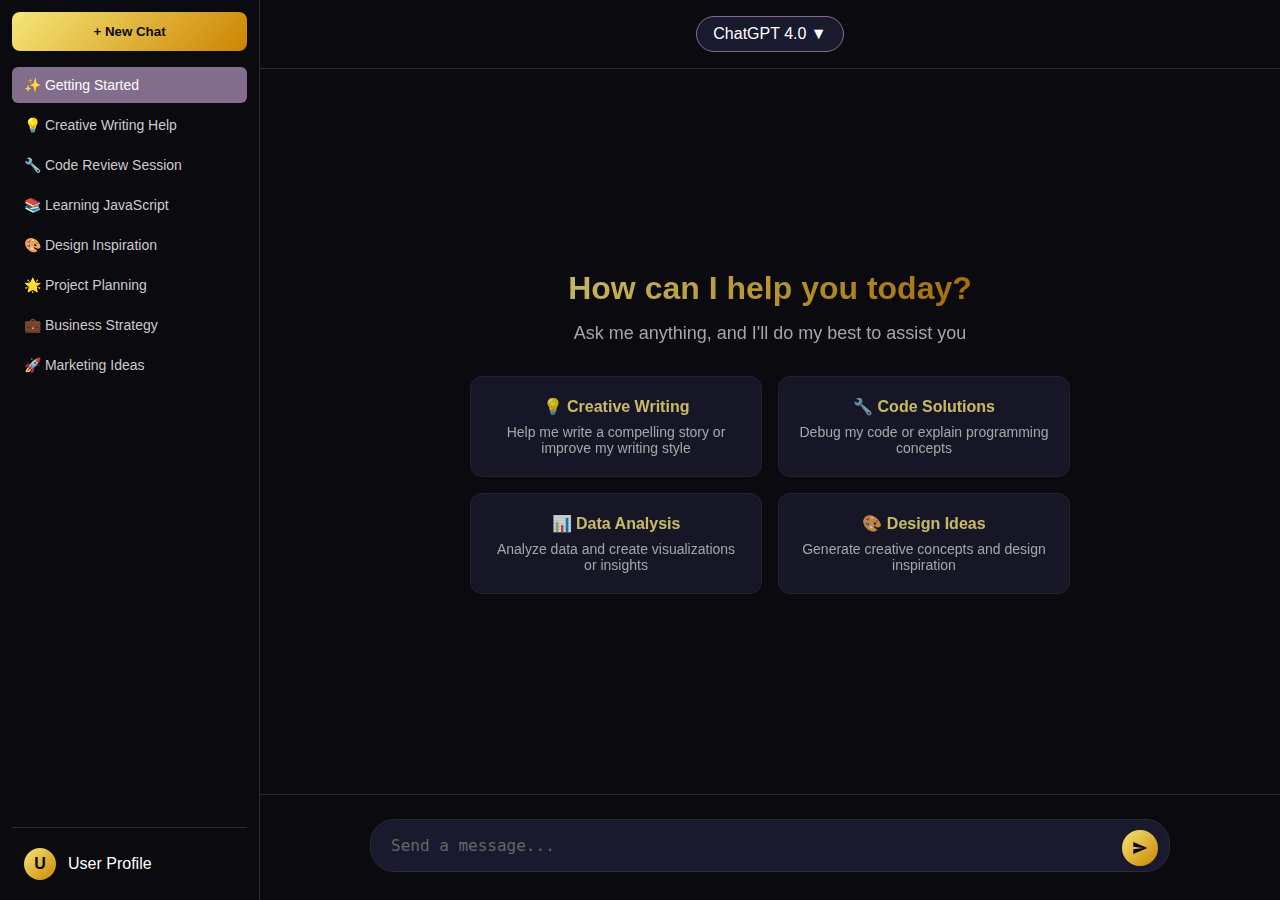
<file: Index.html>
<!DOCTYPE html>
<html lang="en">
<head>
    <meta charset="UTF-8">
    <meta name="viewport" content="width=device-width, initial-scale=1.0">
    <title>AI Chatbot - Design Mockup</title>
    <link rel="stylesheet" href="styles.css">
</head>
<body>
    <div class="container">
        <!-- Sidebar -->
        <div class="sidebar">
            <button class="new-chat-btn">+ New Chat</button>

            <div class="chat-history">
                <div class="chat-item active">✨ Getting Started</div>
                <div class="chat-item">💡 Creative Writing Help</div>
                <div class="chat-item">🔧 Code Review Session</div>
                <div class="chat-item">📚 Learning JavaScript</div>
                <div class="chat-item">🎨 Design Inspiration</div>
                <div class="chat-item">🌟 Project Planning</div>
                <div class="chat-item">💼 Business Strategy</div>
                <div class="chat-item">🚀 Marketing Ideas</div>
            </div>

            <div class="sidebar-footer">
                <div class="user-profile">
                    <div class="avatar">U</div>
                    <span>User Profile</span>
                </div>
            </div>
        </div>

        <!-- Main Content -->
        <div class="main-content">
            <div class="chat-header">
                <div class="model-selector">
                    ChatGPT 4.0 ▼
                </div>
            </div>

            <div class="chat-messages">
                <div class="welcome-screen">
                    <h1 class="welcome-title">How can I help you today?</h1>
                    <p class="welcome-subtitle">Ask me anything, and I'll do my best to assist you</p>

                    <div class="suggestion-cards">
                        <div class="suggestion-card">
                            <div class="suggestion-title">💡 Creative Writing</div>
                            <div class="suggestion-text">Help me write a compelling story or improve my writing style</div>
                        </div>
                        <div class="suggestion-card">
                            <div class="suggestion-title">🔧 Code Solutions</div>
                            <div class="suggestion-text">Debug my code or explain programming concepts</div>
                        </div>
                        <div class="suggestion-card">
                            <div class="suggestion-title">📊 Data Analysis</div>
                            <div class="suggestion-text">Analyze data and create visualizations or insights</div>
                        </div>
                        <div class="suggestion-card">
                            <div class="suggestion-title">🎨 Design Ideas</div>
                            <div class="suggestion-text">Generate creative concepts and design inspiration</div>
                        </div>
                    </div>
                </div>
            </div>

            <div class="input-container">
                <div class="input-wrapper">
                    <textarea
                        class="message-input"
                        placeholder="Send a message..."
                        rows="1"
                    ></textarea>
                    <button class="send-button">
                        <svg width="16" height="16" viewBox="0 0 24 24" fill="currentColor">
                            <path d="M2.01 21L23 12 2.01 3 2 10l15 2-15 2z"/>
                        </svg>
                    </button>
                </div>
            </div>
        </div>
    </div>

    <script>
        // Basic interactivity for demonstration
        const messageInput = document.querySelector('.message-input');
        const sendButton = document.querySelector('.send-button');
        const chatMessages = document.querySelector('.chat-messages');
        const welcomeScreen = document.querySelector('.welcome-screen');

        // Auto-resize textarea
        messageInput.addEventListener('input', function() {
            this.style.height = 'auto';
            this.style.height = Math.min(this.scrollHeight, 120) + 'px';

            // Enable/disable send button
            sendButton.disabled = !this.value.trim();
        });

        // Send message on Enter (Shift+Enter for new line)
        messageInput.addEventListener('keydown', function(e) {
            if (e.key === 'Enter' && !e.shiftKey) {
                e.preventDefault();
                sendMessage();
            }
        });

        sendButton.addEventListener('click', sendMessage);

        function sendMessage() {
            const message = messageInput.value.trim();
            if (!message) return;

            // Hide welcome screen
            if (welcomeScreen) {
                welcomeScreen.style.display = 'none';
            }

            // Add user message
            addMessage(message, 'user');

            // Clear input
            messageInput.value = '';
            messageInput.style.height = 'auto';
            sendButton.disabled = true;

            // Simulate bot response
            setTimeout(() => {
                addMessage("I'm a design mockup, so I can't actually respond yet! But your message interface is working perfectly. This is how your chatbot will display conversations.", 'bot');
            }, 1000);
        }

        function addMessage(text, sender) {
            const messageDiv = document.createElement('div');
            messageDiv.className = `message ${sender}-message`;

            messageDiv.innerHTML = `
                <div class="message-avatar">${sender === 'user' ? 'U' : 'AI'}</div>
                <div class="message-content">
                    <div class="message-text">${text}</div>
                </div>
            `;

            chatMessages.appendChild(messageDiv);
            chatMessages.scrollTop = chatMessages.scrollHeight;
        }

        // Suggestion card clicks
        document.querySelectorAll('.suggestion-card').forEach(card => {
            card.addEventListener('click', function() {
                const title = this.querySelector('.suggestion-title').textContent;
                messageInput.value = `Tell me more about: ${title}`;
                messageInput.focus();
                sendButton.disabled = false;
            });
        });

        // Chat history clicks
        document.querySelectorAll('.chat-item').forEach(item => {
            item.addEventListener('click', function() {
                document.querySelectorAll('.chat-item').forEach(i => i.classList.remove('active'));
                this.classList.add('active');
            });
        });
    </script>
</body>
</html>
</file>
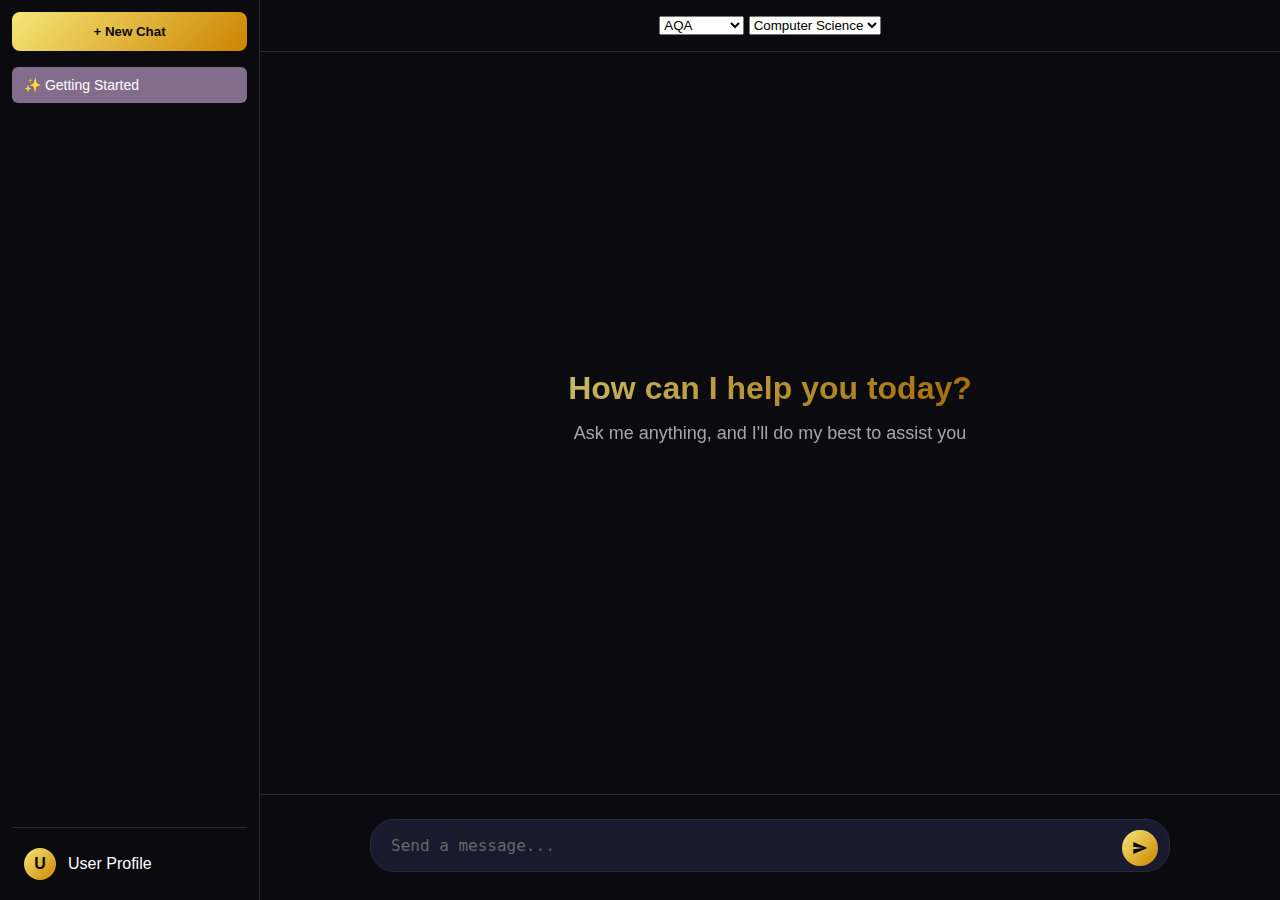
<file: Templates/Index.html>
<!DOCTYPE html>
<html lang="en">
<head>
  <meta charset="UTF-8" />
  <meta name="viewport" content="width=device-width, initial-scale=1.0"/>
  <title>AI Chatbot</title>
  <link rel="stylesheet" href="styles.css" />
</head>
<body>
  <div class="container">
    <!-- Sidebar -->
    <div class="sidebar">
      <button class="new-chat-btn">+ New Chat</button>
      <div class="chat-history">
        <div class="chat-item active">✨ Getting Started</div>
      </div>
      <div class="sidebar-footer">
        <div class="user-profile">
          <div class="avatar">U</div>
          <span>User Profile</span>
        </div>
      </div>
    </div>

    <!-- Main Content -->
    <div class="main-content">
      <div class="chat-header">
  <div class="selectors-container">
      <label>
          <select class="exam-board-selector">
            <option value="AQA">AQA</option>
            <option value="OCR">OCR</option>
            <option value="EDEXCEL">EDEXCEL</option>
          </select>
      </label>
      <label>
          <select class="subject-selector">
          <option value="Computer Science">Computer Science</option>
          <option value="Maths">Maths</option>
          <option value="English Literature">English Literature</option>
          <option value="English Language">English Language</option>
          <option value="Geography">Geography</option>
        </select>
      </label>
  </div>
</div>

      <div class="chat-messages">
        <div class="welcome-screen">
          <h1 class="welcome-title">How can I help you today?</h1>
          <p class="welcome-subtitle">Ask me anything, and I'll do my best to assist you</p>
        </div>
      </div>
      <div class="input-container">
        <div class="input-wrapper">
            <label>
                <textarea class="message-input" placeholder="Send a message..." rows="1"></textarea>
            </label>
            <button class="send-button">
            <svg width="16" height="16" viewBox="0 0 24 24" fill="currentColor">
              <path d="M2.01 21L23 12 2.01 3 2 10l15 2-15 2z"></path>
            </svg>
          </button>
        </div>
      </div>
    </div>
  </div>

  <script>
    // Add this right after your existing variable declarations at the top of your script section
const messageInput = document.querySelector('.message-input');
const sendButton = document.querySelector('.send-button');
const chatMessages = document.querySelector('.chat-messages');
const welcomeScreen = document.querySelector('.welcome-screen');
const examBoardSelector = document.querySelector('.exam-board-selector');
const subjectSelector = document.querySelector('.subject-selector');
const newChatButton = document.querySelector('.new-chat-btn');

// Chat state management
let chats = [{
    id: 'getting-started',
    title: '✨ Getting Started',
    messages: []
}];
let currentChatId = 'getting-started';

// Event Listeners - add these after the variable declarations
messageInput.addEventListener('input', function() {
    this.style.height = 'auto';
    this.style.height = Math.min(this.scrollHeight, 120) + 'px';
    sendButton.disabled = !this.value.trim();
});

messageInput.addEventListener('keydown', function(e) {
    if (e.key === 'Enter' && !e.shiftKey) {
        e.preventDefault();
        sendMessage();
    }
});

sendButton.addEventListener('click', sendMessage);
newChatButton.addEventListener('click', createNewChat);

// Chat management functions
function createNewChat() {
    const chatId = 'chat-' + Date.now();
    const newChat = {
        id: chatId,
        title: 'New Chat',
        messages: []
    };
    chats.push(newChat);
    currentChatId = chatId;
    updateChatHistory();
    clearChat();
}

function updateChatHistory() {
    const chatHistory = document.querySelector('.chat-history');
    chatHistory.innerHTML = '';

    chats.forEach(chat => {
        const chatElement = document.createElement('div');
        chatElement.className = `chat-item ${chat.id === currentChatId ? 'active' : ''}`;
        chatElement.textContent = chat.title;
        chatElement.onclick = () => switchChat(chat.id);
        chatHistory.appendChild(chatElement);
    });
}

function switchChat(chatId) {
    currentChatId = chatId;
    updateChatHistory();
    displayChat(chatId);
}

function clearChat() {
    chatMessages.innerHTML = `
        <div class="welcome-screen">
            <h1 class="welcome-title">How can I help you today?</h1>
            <p class="welcome-subtitle">Ask me anything, and I'll do my best to assist you</p>
        </div>
    `;
}

function displayChat(chatId) {
    const chat = chats.find(c => c.id === chatId);
    if (!chat) return;

    chatMessages.innerHTML = '';
    chat.messages.forEach(msg => {
        addMessage(msg.text, msg.sender, false);
    });
}

function addMessage(text, sender, save = true) {
    const messageDiv = document.createElement('div');
    messageDiv.className = `message ${sender}-message`;
    messageDiv.innerHTML = `
        <div class="message-avatar">${sender === 'user' ? 'U' : 'AI'}</div>
        <div class="message-content">
            <div class="message-text">${text}</div>
        </div>
    `;
    chatMessages.appendChild(messageDiv);
    chatMessages.scrollTop = chatMessages.scrollHeight;

    if (save) {
        const currentChat = chats.find(c => c.id === currentChatId);
        if (currentChat) {
            currentChat.messages.push({ text, sender });
            if (currentChat.messages.length === 2) {
                // Update chat title after first exchange
                currentChat.title = text.slice(0, 30) + (text.length > 30 ? '...' : '');
                updateChatHistory();
            }
        }
    }
}

function sendMessage() {
    const message = messageInput.value.trim();
    if (!message) return;

    if (welcomeScreen) {
        welcomeScreen.style.display = 'none';
    }

    addMessage(message, 'user');

    messageInput.value = '';
    messageInput.style.height = 'auto';
    sendButton.disabled = true;

    fetch("http://localhost:8000/ask", {
        method: "POST",
        headers: {
            "Content-Type": "application/json"
        },
        body: JSON.stringify({
            subject: subjectSelector.value,
            exam_board: examBoardSelector.value,
            question: message
        })
    })
    .then(res => res.json())
    .then(data => {
        if (data.answer) {
            addMessage(data.answer, 'bot');
        } else {
            addMessage("⚠️ Error: " + (data.error || "No response."), 'bot');
        }
    })
    .catch(err => {
        addMessage("⚠️ Network error: " + err.message, 'bot');
    });
}

// Initialize chat history when the page loads
updateChatHistory();

  </script>
</body>
</html>
</file>
<file: styles.css>
* {
    margin: 0;
    padding: 0;
    box-sizing: border-box;
}

body {
    font-family: -apple-system, BlinkMacSystemFont, 'Segoe UI', Roboto, sans-serif;
    background-color: #0A0A0F;
    color: #ffffff;
    height: 100vh;
    overflow: hidden;
}

.container {
    display: flex;
    height: 100vh;
}

/* Sidebar */
.sidebar {
    width: 260px;
    background-color: #0A0A0F;
    border-right: 1px solid #2a2a3a;
    padding: 12px;
    display: flex;
    flex-direction: column;
}

.new-chat-btn {
    background: linear-gradient(135deg, #F5E67A, #CC8400);
    color: #0A0A0F;
    border: none;
    padding: 12px 16px;
    border-radius: 8px;
    font-weight: 600;
    cursor: pointer;
    margin-bottom: 16px;
    transition: all 0.3s ease;
}

.new-chat-btn:hover {
    transform: translateY(-2px);
    box-shadow: 0 4px 12px rgba(245, 230, 122, 0.3);
}

.chat-history {
    flex: 1;
    overflow-y: auto;
}

.chat-item {
    padding: 10px 12px;
    margin-bottom: 4px;
    border-radius: 6px;
    cursor: pointer;
    color: #cccccc;
    transition: all 0.2s ease;
    font-size: 14px;
}

.chat-item:hover {
    background-color: #836d8d;
    color: #ffffff;
}

.chat-item.active {
    background-color: #836d8d;
    color: #ffffff;
}

.sidebar-footer {
    border-top: 1px solid #2a2a3a;
    padding-top: 12px;
    margin-top: 12px;
}

.user-profile {
    display: flex;
    align-items: center;
    padding: 8px 12px;
    border-radius: 6px;
    cursor: pointer;
    transition: background-color 0.2s ease;
}

.user-profile:hover {
    background-color: #836d8d;
}

.avatar {
    width: 32px;
    height: 32px;
    border-radius: 50%;
    background: linear-gradient(135deg, #F5E67A, #CC8400);
    display: flex;
    align-items: center;
    justify-content: center;
    color: #0A0A0F;
    font-weight: bold;
    margin-right: 12px;
}

/* Main Chat Area */
.main-content {
    flex: 1;
    display: flex;
    flex-direction: column;
}

.chat-header {
    background-color: #0A0A0F;
    border-bottom: 1px solid #2a2a3a;
    padding: 16px 24px;
    display: flex;
    align-items: center;
    justify-content: center;
}

.model-selector {
    background-color: #1a1a2e;
    border: 1px solid #836d8d;
    color: #ffffff;
    padding: 8px 16px;
    border-radius: 20px;
    cursor: pointer;
    transition: all 0.2s ease;
}

.model-selector:hover {
    background-color: #836d8d;
}

.chat-messages {
    flex: 1;
    overflow-y: auto;
    padding: 0 24px;
    display: flex;
    flex-direction: column;
}

.welcome-screen {
    display: flex;
    flex-direction: column;
    align-items: center;
    justify-content: center;
    height: 100%;
    text-align: center;
    opacity: 0.8;
}

.welcome-title {
    font-size: 32px;
    font-weight: 600;
    margin-bottom: 16px;
    background: linear-gradient(135deg, #F5E67A, #CC8400);
    -webkit-background-clip: text;
    -webkit-text-fill-color: transparent;
    background-clip: text;
}

.welcome-subtitle {
    font-size: 18px;
    color: #cccccc;
    margin-bottom: 32px;
}

.suggestion-cards {
    display: grid;
    grid-template-columns: repeat(2, 1fr);
    gap: 16px;
    max-width: 600px;
}

.suggestion-card {
    background-color: #1a1a2e;
    border: 1px solid #2a2a3a;
    border-radius: 12px;
    padding: 20px;
    cursor: pointer;
    transition: all 0.3s ease;
}

.suggestion-card:hover {
    border-color: #836d8d;
    transform: translateY(-4px);
    box-shadow: 0 8px 25px rgba(131, 109, 141, 0.2);
}

.suggestion-title {
    font-weight: 600;
    margin-bottom: 8px;
    color: #F5E67A;
}

.suggestion-text {
    color: #cccccc;
    font-size: 14px;
}

.message {
    margin-bottom: 24px;
    display: flex;
    align-items: flex-start;
}

.message-avatar {
    width: 32px;
    height: 32px;
    border-radius: 50%;
    margin-right: 16px;
    display: flex;
    align-items: center;
    justify-content: center;
    font-weight: bold;
}

.user-message .message-avatar {
    background: linear-gradient(135deg, #F5E67A, #CC8400);
    color: #0A0A0F;
}

.bot-message .message-avatar {
    background-color: #836d8d;
    color: #ffffff;
}

.message-content {
    flex: 1;
    padding: 12px 0;
}

.message-text {
    line-height: 1.6;
    white-space: pre-wrap;
}

/* Input Area */
.input-container {
    padding: 24px;
    border-top: 1px solid #2a2a3a;
    background-color: #0A0A0F;
}

.input-wrapper {
    position: relative;
    max-width: 800px;
    margin: 0 auto;
}

.message-input {
    width: 100%;
    background-color: #1a1a2e;
    border: 1px solid #2a2a3a;
    border-radius: 24px;
    padding: 16px 60px 16px 20px;
    color: #ffffff;
    font-size: 16px;
    resize: none;
    outline: none;
    transition: border-color 0.2s ease;
}

.message-input:focus {
    border-color: #836d8d;
}

.message-input::placeholder {
    color: #666666;
}

.send-button {
    position: absolute;
    right: 12px;
    top: 50%;
    transform: translateY(-50%);
    background: linear-gradient(135deg, #F5E67A, #CC8400);
    border: none;
    border-radius: 50%;
    width: 36px;
    height: 36px;
    cursor: pointer;
    display: flex;
    align-items: center;
    justify-content: center;
    transition: all 0.2s ease;
}

.send-button:hover {
    transform: translateY(-50%) scale(1.1);
    box-shadow: 0 4px 12px rgba(245, 230, 122, 0.4);
}

.send-button:disabled {
    background: #4a4a4a;
    cursor: not-allowed;
}

/* Responsive */
@media (max-width: 768px) {
    .sidebar {
        position: fixed;
        left: -260px;
        z-index: 1000;
        transition: left 0.3s ease;
    }

    .sidebar.open {
        left: 0;
    }

    .suggestion-cards {
        grid-template-columns: 1fr;
    }
}

/* Scrollbar Styling */
::-webkit-scrollbar {
    width: 6px;
}

::-webkit-scrollbar-track {
    background: #1a1a2e;
}

::-webkit-scrollbar-thumb {
    background: #836d8d;
    border-radius: 3px;
}

::-webkit-scrollbar-thumb:hover {
    background: #9d7fa7;
}
</file>
<file: Templates/styles.css>
* {
    margin: 0;
    padding: 0;
    box-sizing: border-box;
}

body {
    font-family: -apple-system, BlinkMacSystemFont, 'Segoe UI', Roboto, sans-serif;
    background-color: #0A0A0F;
    color: #ffffff;
    height: 100vh;
    overflow: hidden;
}

.container {
    display: flex;
    height: 100vh;
}

/* Sidebar */
.sidebar {
    width: 260px;
    background-color: #0A0A0F;
    border-right: 1px solid #2a2a3a;
    padding: 12px;
    display: flex;
    flex-direction: column;
}

.new-chat-btn {
    background: linear-gradient(135deg, #F5E67A, #CC8400);
    color: #0A0A0F;
    border: none;
    padding: 12px 16px;
    border-radius: 8px;
    font-weight: 600;
    cursor: pointer;
    margin-bottom: 16px;
    transition: all 0.3s ease;
}

.new-chat-btn:hover {
    transform: translateY(-2px);
    box-shadow: 0 4px 12px rgba(245, 230, 122, 0.3);
}

.chat-history {
    flex: 1;
    overflow-y: auto;
}

.chat-item {
    padding: 10px 12px;
    margin-bottom: 4px;
    border-radius: 6px;
    cursor: pointer;
    color: #cccccc;
    transition: all 0.2s ease;
    font-size: 14px;
}

.chat-item:hover {
    background-color: #836d8d;
    color: #ffffff;
}

.chat-item.active {
    background-color: #836d8d;
    color: #ffffff;
}

.sidebar-footer {
    border-top: 1px solid #2a2a3a;
    padding-top: 12px;
    margin-top: 12px;
}

.user-profile {
    display: flex;
    align-items: center;
    padding: 8px 12px;
    border-radius: 6px;
    cursor: pointer;
    transition: background-color 0.2s ease;
}

.user-profile:hover {
    background-color: #836d8d;
}

.avatar {
    width: 32px;
    height: 32px;
    border-radius: 50%;
    background: linear-gradient(135deg, #F5E67A, #CC8400);
    display: flex;
    align-items: center;
    justify-content: center;
    color: #0A0A0F;
    font-weight: bold;
    margin-right: 12px;
}

/* Main Chat Area */
.main-content {
    flex: 1;
    display: flex;
    flex-direction: column;
}

.chat-header {
    background-color: #0A0A0F;
    border-bottom: 1px solid #2a2a3a;
    padding: 16px 24px;
    display: flex;
    align-items: center;
    justify-content: center;
}

.model-selector {
    background-color: #1a1a2e;
    border: 1px solid #836d8d;
    color: #ffffff;
    padding: 8px 16px;
    border-radius: 20px;
    cursor: pointer;
    transition: all 0.2s ease;
}

.model-selector:hover {
    background-color: #836d8d;
}

.chat-messages {
    flex: 1;
    overflow-y: auto;
    padding: 0 24px;
    display: flex;
    flex-direction: column;
}

.welcome-screen {
    display: flex;
    flex-direction: column;
    align-items: center;
    justify-content: center;
    height: 100%;
    text-align: center;
    opacity: 0.8;
}

.welcome-title {
    font-size: 32px;
    font-weight: 600;
    margin-bottom: 16px;
    background: linear-gradient(135deg, #F5E67A, #CC8400);
    -webkit-background-clip: text;
    -webkit-text-fill-color: transparent;
    background-clip: text;
}

.welcome-subtitle {
    font-size: 18px;
    color: #cccccc;
    margin-bottom: 32px;
}

.suggestion-cards {
    display: grid;
    grid-template-columns: repeat(2, 1fr);
    gap: 16px;
    max-width: 600px;
}

.suggestion-card {
    background-color: #1a1a2e;
    border: 1px solid #2a2a3a;
    border-radius: 12px;
    padding: 20px;
    cursor: pointer;
    transition: all 0.3s ease;
}

.suggestion-card:hover {
    border-color: #836d8d;
    transform: translateY(-4px);
    box-shadow: 0 8px 25px rgba(131, 109, 141, 0.2);
}

.suggestion-title {
    font-weight: 600;
    margin-bottom: 8px;
    color: #F5E67A;
}

.suggestion-text {
    color: #cccccc;
    font-size: 14px;
}

.message {
    margin-bottom: 24px;
    display: flex;
    align-items: flex-start;
}

.message-avatar {
    width: 32px;
    height: 32px;
    border-radius: 50%;
    margin-right: 16px;
    display: flex;
    align-items: center;
    justify-content: center;
    font-weight: bold;
}

.user-message .message-avatar {
    background: linear-gradient(135deg, #F5E67A, #CC8400);
    color: #0A0A0F;
}

.bot-message .message-avatar {
    background-color: #836d8d;
    color: #ffffff;
}

.message-content {
    flex: 1;
    padding: 12px 0;
}

.message-text {
    line-height: 1.6;
    white-space: pre-wrap;
}

/* Input Area */
.input-container {
    padding: 24px;
    border-top: 1px solid #2a2a3a;
    background-color: #0A0A0F;
}

.input-wrapper {
    position: relative;
    max-width: 800px;
    margin: 0 auto;
}

.message-input {
    width: 100%;
    background-color: #1a1a2e;
    border: 1px solid #2a2a3a;
    border-radius: 24px;
    padding: 16px 60px 16px 20px;
    color: #ffffff;
    font-size: 16px;
    resize: none;
    outline: none;
    transition: border-color 0.2s ease;
}

.message-input:focus {
    border-color: #836d8d;
}

.message-input::placeholder {
    color: #666666;
}

.send-button {
    position: absolute;
    right: 12px;
    top: 50%;
    transform: translateY(-50%);
    background: linear-gradient(135deg, #F5E67A, #CC8400);
    border: none;
    border-radius: 50%;
    width: 36px;
    height: 36px;
    cursor: pointer;
    display: flex;
    align-items: center;
    justify-content: center;
    transition: all 0.2s ease;
}

.send-button:hover {
    transform: translateY(-50%) scale(1.1);
    box-shadow: 0 4px 12px rgba(245, 230, 122, 0.4);
}

.send-button:disabled {
    background: #4a4a4a;
    cursor: not-allowed;
}

/* Responsive */
@media (max-width: 768px) {
    .sidebar {
        position: fixed;
        left: -260px;
        z-index: 1000;
        transition: left 0.3s ease;
    }

    .sidebar.open {
        left: 0;
    }

    .suggestion-cards {
        grid-template-columns: 1fr;
    }
}

/* Scrollbar Styling */
::-webkit-scrollbar {
    width: 6px;
}

::-webkit-scrollbar-track {
    background: #1a1a2e;
}

::-webkit-scrollbar-thumb {
    background: #836d8d;
    border-radius: 3px;
}

::-webkit-scrollbar-thumb:hover {
    background: #9d7fa7;
}
</file>
